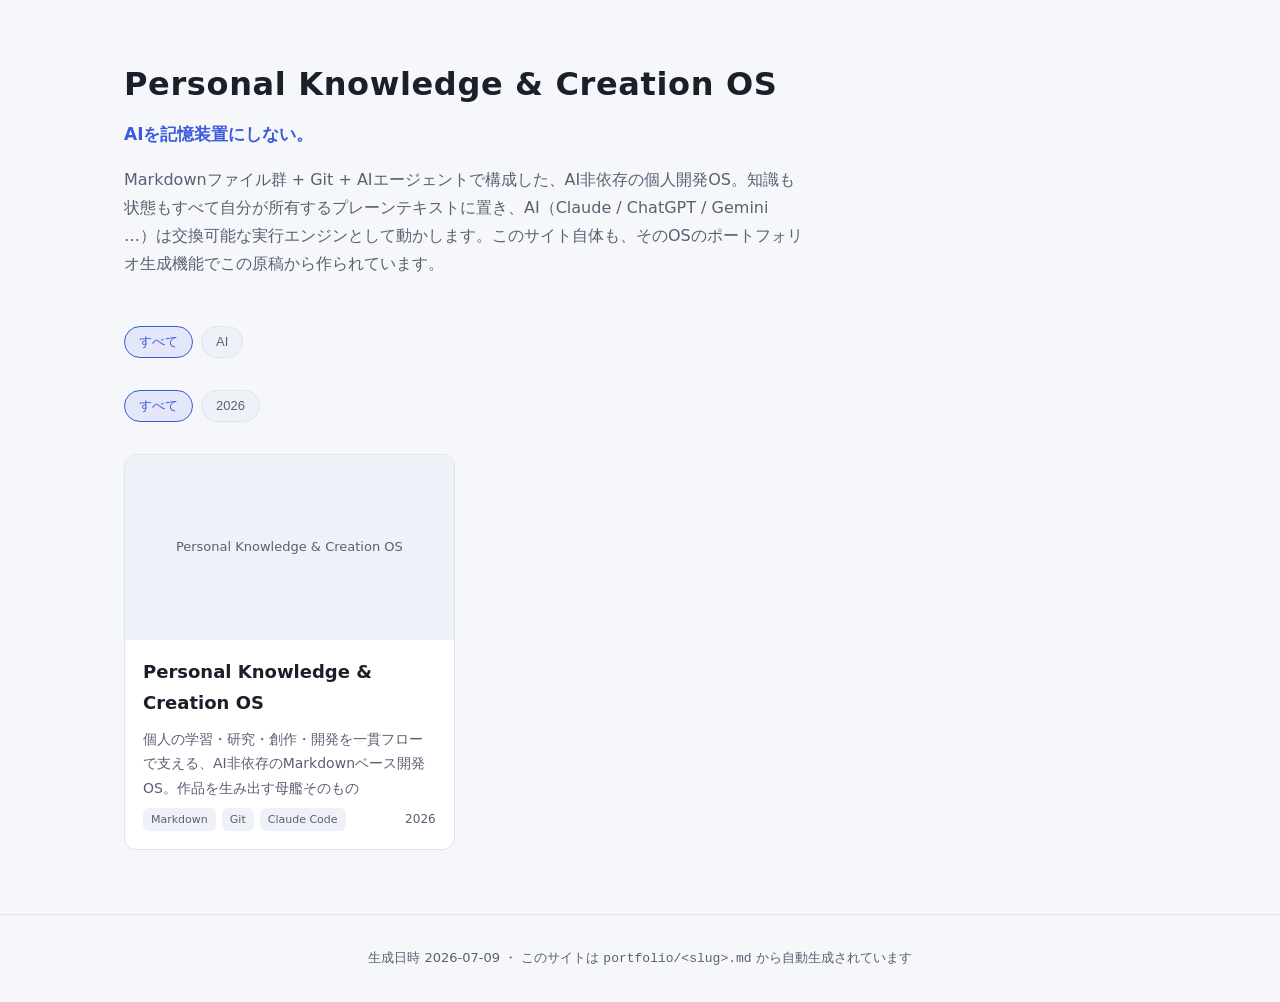
<file: index.html>
<!doctype html>
<html lang="ja">
<head>
<meta charset="utf-8">
<meta name="viewport" content="width=device-width, initial-scale=1">
<title>Personal Knowledge &amp; Creation OS</title>
<meta name="description" content="Markdownファイル群 + Git + AIエージェントで構成した、AI非依存の個人開発OS。知識も状態もすべて自分が所有するプレーンテキストに置き、AI（Claude / ChatGPT / Gemini …）は交換可能な実行エンジンとして動かします。このサイト自体も、そのOSのポートフォリオ生成機能でこの原稿から作られています。">
<link rel="stylesheet" href="assets/style.css">
<!-- このファイルは自動生成されます（dev-os/scripts/portfolio/generate.mjs）。直接編集しないこと。 -->
</head>
<body>
<header class="site-header">
  <div class="wrap">
    <h1>Personal Knowledge &amp; Creation OS</h1>
    <p class="tagline">AIを記憶装置にしない。</p>
    <p class="intro">Markdownファイル群 + Git + AIエージェントで構成した、AI非依存の個人開発OS。知識も状態もすべて自分が所有するプレーンテキストに置き、AI（Claude / ChatGPT / Gemini …）は交換可能な実行エンジンとして動かします。このサイト自体も、そのOSのポートフォリオ生成機能でこの原稿から作られています。</p>
  </div>
</header>

<main class="wrap">
  <div class="filters" id="category-filters" aria-label="カテゴリで絞り込み"></div>
  <div class="filters" id="year-filters" aria-label="年で絞り込み"></div>
  <div class="grid" id="grid"></div>
  <p class="empty" id="empty" hidden>該当する作品がありません。</p>
</main>

<footer class="site-footer">
  <div class="wrap">生成日時 2026-07-09 ・ このサイトは <code>portfolio/&lt;slug&gt;.md</code> から自動生成されています</div>
</footer>

<script>
// プロジェクトデータはビルド時にJS変数として埋め込む（fetch不要＝file://でもGitHub Pagesでも動く）。
// JSONは有効なJSオブジェクトリテラルなので、そのまま代入できる（application/jsonの島にしない＝構文チェックも通る）。
var PORTFOLIO_DATA = {"projects":[{"slug":"dev-os","title":"Personal Knowledge & Creation OS","description":"個人の学習・研究・創作・開発を一貫フローで支える、AI非依存のMarkdownベース開発OS。作品を生み出す母艦そのもの","year":2026,"status":"active","category":["ai"],"tech":["Markdown","Git","Claude Code","Obsidian","Node.js"],"form":"Markdown + Git + AIエージェント","url":"https://shimi-works.github.io/dev-os-showcase/","github":"","thumbnail":""}]};
(function () {
  "use strict";
  var CATEGORY_LABELS = {
    ai: "AI", education: "教育", reading: "読書", music: "音楽", creation: "創作"
  };
  var projects = (PORTFOLIO_DATA && PORTFOLIO_DATA.projects) || [];

  var state = { category: null, year: null };

  var grid = document.getElementById("grid");
  var emptyMsg = document.getElementById("empty");

  function uniqueSorted(values) {
    return Array.from(new Set(values)).sort();
  }

  function allCategories() {
    var cats = [];
    projects.forEach(function (p) { (p.category || []).forEach(function (c) { cats.push(c); }); });
    return uniqueSorted(cats);
  }

  function allYears() {
    return uniqueSorted(projects.map(function (p) { return p.year; })).reverse();
  }

  function buildChips(container, items, labelFn, key) {
    container.innerHTML = "";
    var all = document.createElement("button");
    all.className = "chip active";
    all.textContent = "すべて";
    all.addEventListener("click", function () { state[key] = null; syncChips(container, key); render(); });
    container.appendChild(all);
    items.forEach(function (item) {
      var chip = document.createElement("button");
      chip.className = "chip";
      chip.textContent = labelFn(item);
      chip.dataset.value = String(item);
      chip.addEventListener("click", function () {
        state[key] = (state[key] === item) ? null : item;
        syncChips(container, key);
        render();
      });
      container.appendChild(chip);
    });
  }

  function syncChips(container, key) {
    var chips = container.querySelectorAll(".chip");
    chips.forEach(function (chip) {
      var val = chip.dataset.value;
      var isAll = val === undefined;
      var active = isAll ? (state[key] === null) : (String(state[key]) === val);
      chip.classList.toggle("active", active);
    });
  }

  function matches(p) {
    if (state.category && !(p.category || []).includes(state.category)) return false;
    if (state.year && p.year !== state.year) return false;
    return true;
  }

  function cardHTML(p) {
    var thumb = p.thumbnail
      ? '<img src="' + escapeAttr(p.thumbnail) + '" alt="' + escapeAttr(p.title) + '">'
      : escapeHTML(p.title);
    var tags = (p.tech || []).slice(0, 3).map(function (t) {
      return '<span class="tag">' + escapeHTML(t) + '</span>';
    }).join("");
    return '' +
      '<article class="card">' +
        '<a class="card-link" href="p/' + escapeAttr(p.slug) + '.html">' +
          '<div class="thumb">' + thumb + '</div>' +
          '<div class="body">' +
            '<h2>' + escapeHTML(p.title) + '</h2>' +
            '<p class="desc">' + escapeHTML(p.description || "") + '</p>' +
            '<div class="meta">' + tags + '<span class="year">' + escapeHTML(String(p.year)) + '</span></div>' +
          '</div>' +
        '</a>' +
      '</article>';
  }

  function render() {
    var shown = projects.filter(matches);
    // 年の新しい順、同年ならタイトル順
    shown.sort(function (a, b) { return (b.year - a.year) || String(a.title).localeCompare(b.title, "ja"); });
    grid.innerHTML = shown.map(cardHTML).join("");
    emptyMsg.hidden = shown.length > 0;
  }

  function escapeHTML(s) {
    return String(s).replace(/[&<>]/g, function (c) {
      return { "&": "&amp;", "<": "&lt;", ">": "&gt;" }[c];
    });
  }
  function escapeAttr(s) {
    return escapeHTML(s).replace(/"/g, "&quot;");
  }

  buildChips(document.getElementById("category-filters"), allCategories(),
    function (c) { return CATEGORY_LABELS[c] || c; }, "category");
  buildChips(document.getElementById("year-filters"), allYears(),
    function (y) { return String(y); }, "year");
  render();
})();
</script>
</body>
</html>
</file>
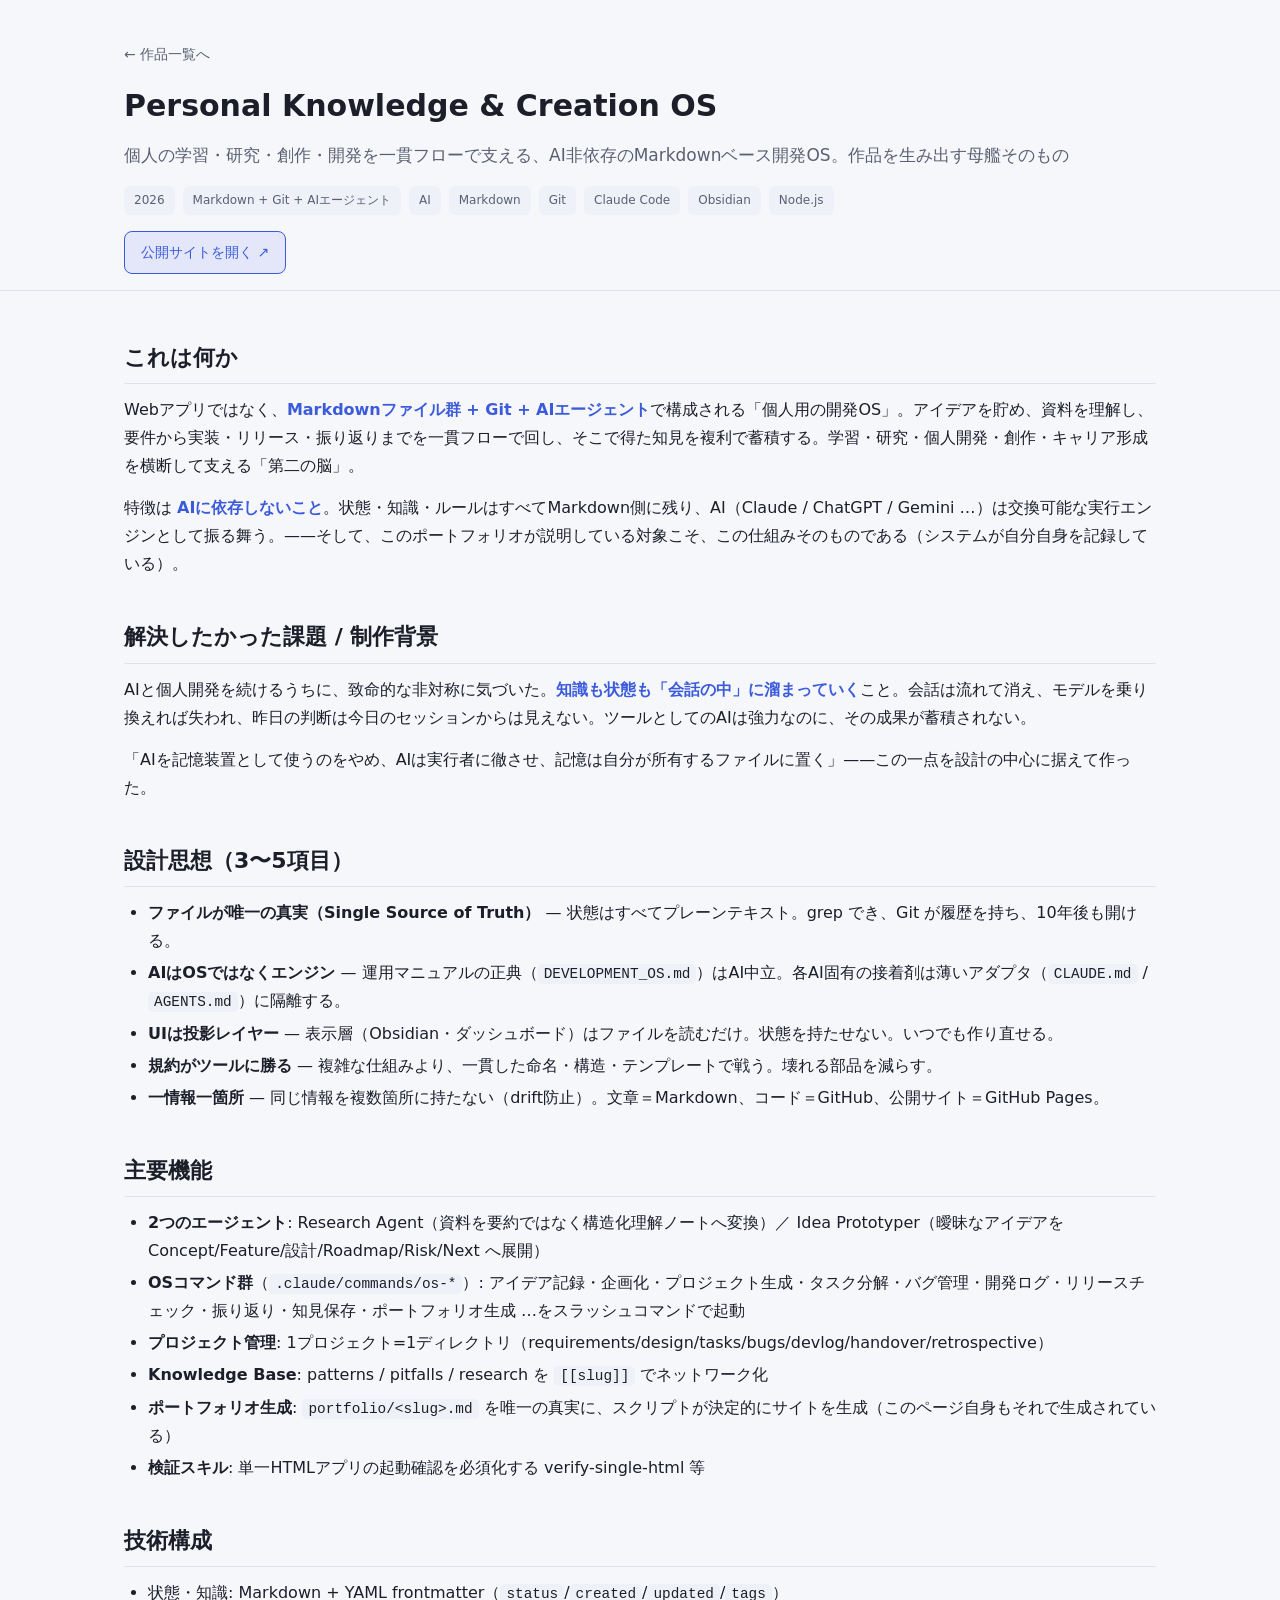
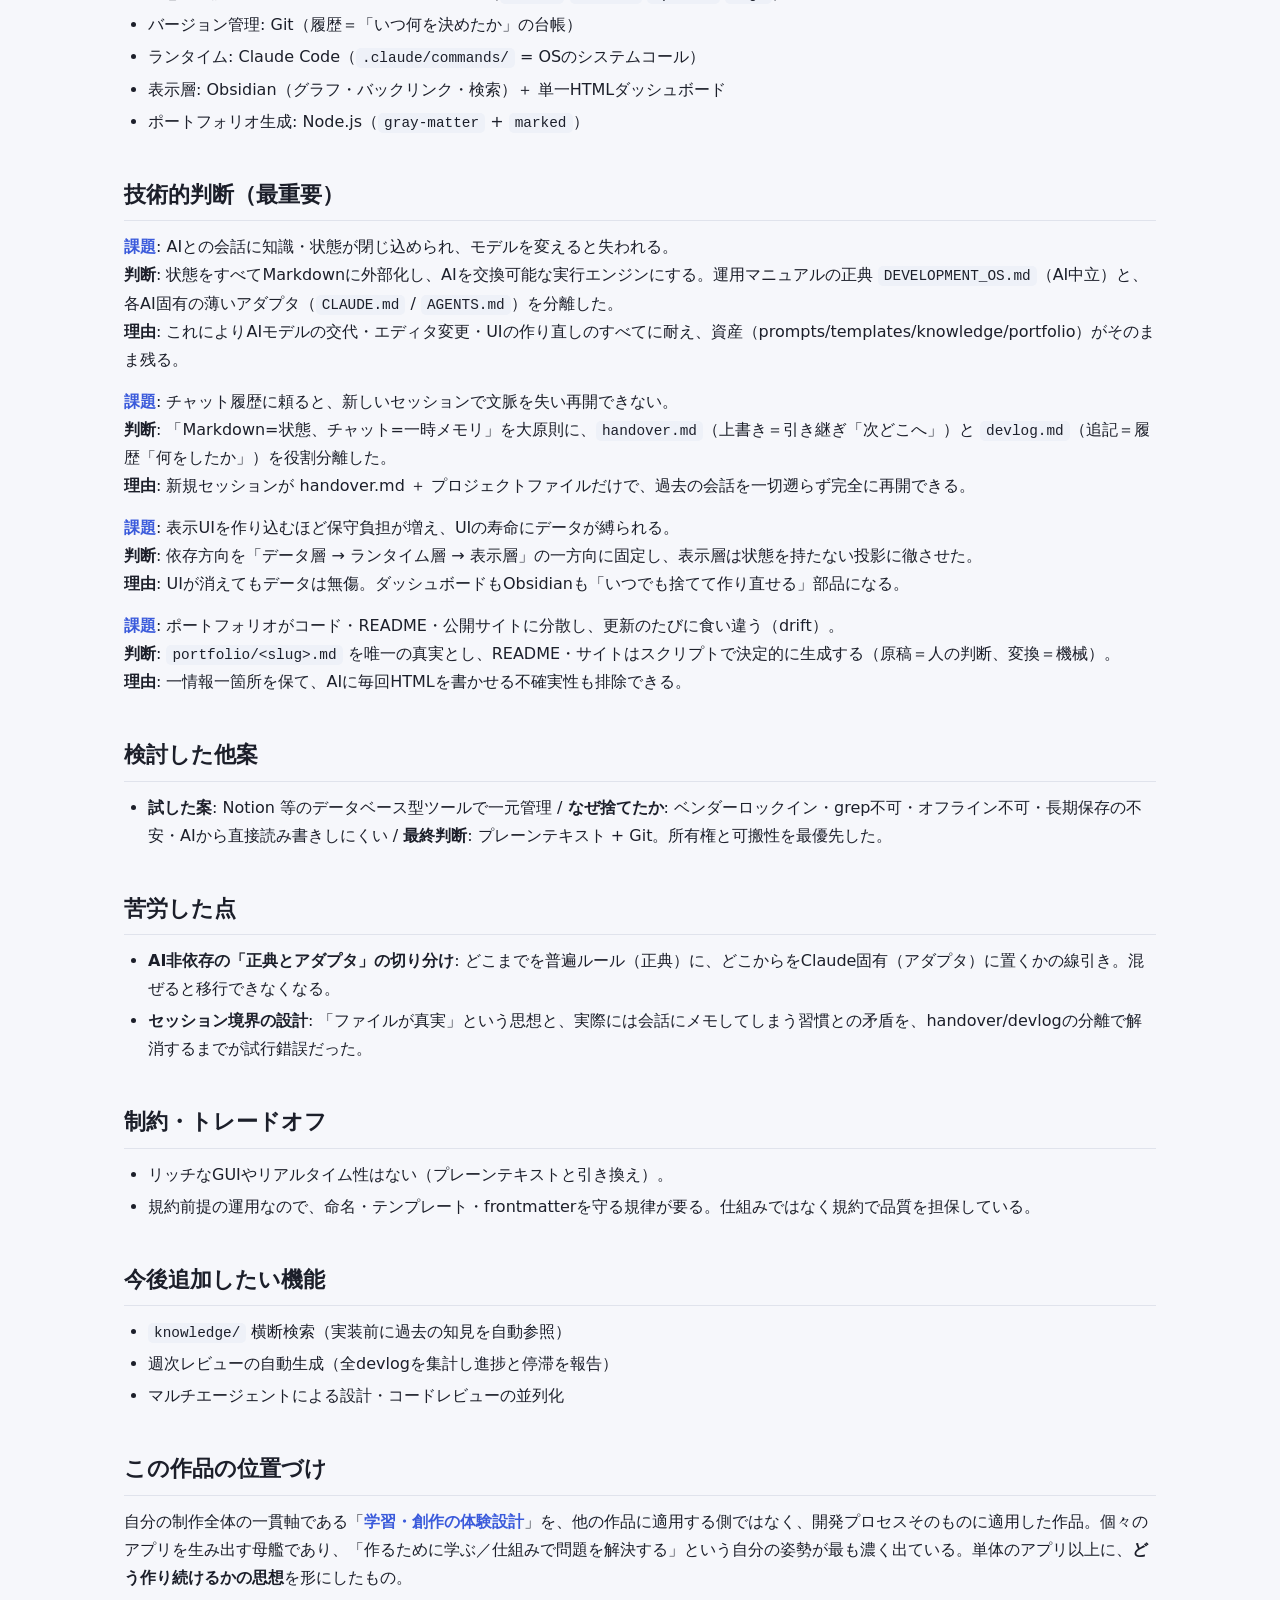
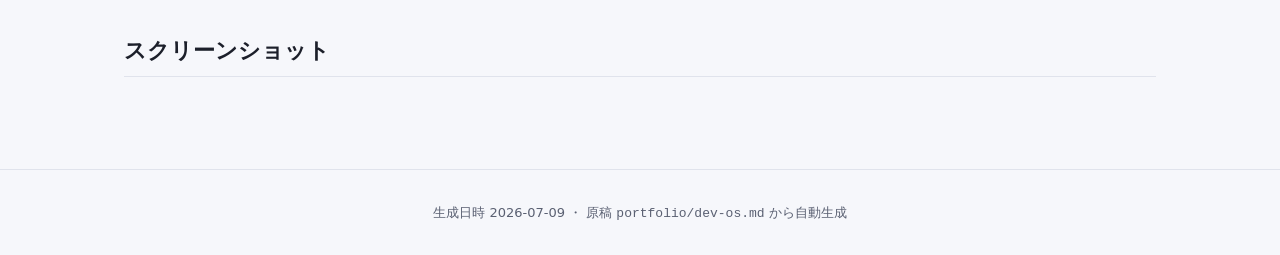
<file: p/dev-os.html>
<!doctype html>
<html lang="ja">
<head>
<meta charset="utf-8">
<meta name="viewport" content="width=device-width, initial-scale=1">
<title>Personal Knowledge &amp; Creation OS — ポートフォリオ</title>
<meta name="description" content="個人の学習・研究・創作・開発を一貫フローで支える、AI非依存のMarkdownベース開発OS。作品を生み出す母艦そのもの">
<link rel="stylesheet" href="../assets/style.css">
<!-- このファイルは自動生成されます（dev-os/scripts/portfolio/generate.mjs）。直接編集しないこと。原稿は portfolio/dev-os.md。 -->
</head>
<body>
<header class="detail-header">
  <div class="wrap">
    <a class="back" href="../index.html">← 作品一覧へ</a>
    <h1>Personal Knowledge &amp; Creation OS</h1>
    <p class="desc">個人の学習・研究・創作・開発を一貫フローで支える、AI非依存のMarkdownベース開発OS。作品を生み出す母艦そのもの</p>
    <div class="detail-meta"><span class="tag">2026</span>
      <span class="tag">Markdown + Git + AIエージェント</span>
      <span class="tag">AI</span>
      <span class="tag">Markdown</span>
      <span class="tag">Git</span>
      <span class="tag">Claude Code</span>
      <span class="tag">Obsidian</span>
      <span class="tag">Node.js</span></div>
    <div class="links"><a class="btn primary" href="https://shimi-works.github.io/dev-os-showcase/" target="_blank" rel="noopener">公開サイトを開く ↗</a></div>
  </div>
</header>

<main class="wrap">
  <article class="article">
<h2>これは何か</h2>
<p>Webアプリではなく、<strong>Markdownファイル群 + Git + AIエージェント</strong>で構成される「個人用の開発OS」。アイデアを貯め、資料を理解し、要件から実装・リリース・振り返りまでを一貫フローで回し、そこで得た知見を複利で蓄積する。学習・研究・個人開発・創作・キャリア形成を横断して支える「第二の脳」。</p>
<p>特徴は <strong>AIに依存しないこと</strong>。状態・知識・ルールはすべてMarkdown側に残り、AI（Claude / ChatGPT / Gemini …）は交換可能な実行エンジンとして振る舞う。——そして、このポートフォリオが説明している対象こそ、この仕組みそのものである（システムが自分自身を記録している）。</p>
<h2>解決したかった課題 / 制作背景</h2>
<p>AIと個人開発を続けるうちに、致命的な非対称に気づいた。<strong>知識も状態も「会話の中」に溜まっていく</strong>こと。会話は流れて消え、モデルを乗り換えれば失われ、昨日の判断は今日のセッションからは見えない。ツールとしてのAIは強力なのに、その成果が蓄積されない。</p>
<p>「AIを記憶装置として使うのをやめ、AIは実行者に徹させ、記憶は自分が所有するファイルに置く」——この一点を設計の中心に据えて作った。</p>
<h2>設計思想（3〜5項目）</h2>
<ul>
<li><strong>ファイルが唯一の真実（Single Source of Truth）</strong> — 状態はすべてプレーンテキスト。grep でき、Git が履歴を持ち、10年後も開ける。</li>
<li><strong>AIはOSではなくエンジン</strong> — 運用マニュアルの正典（<code>DEVELOPMENT_OS.md</code>）はAI中立。各AI固有の接着剤は薄いアダプタ（<code>CLAUDE.md</code> / <code>AGENTS.md</code>）に隔離する。</li>
<li><strong>UIは投影レイヤー</strong> — 表示層（Obsidian・ダッシュボード）はファイルを読むだけ。状態を持たせない。いつでも作り直せる。</li>
<li><strong>規約がツールに勝る</strong> — 複雑な仕組みより、一貫した命名・構造・テンプレートで戦う。壊れる部品を減らす。</li>
<li><strong>一情報一箇所</strong> — 同じ情報を複数箇所に持たない（drift防止）。文章＝Markdown、コード＝GitHub、公開サイト＝GitHub Pages。</li>
</ul>
<h2>主要機能</h2>
<ul>
<li><strong>2つのエージェント</strong>: Research Agent（資料を要約ではなく構造化理解ノートへ変換）／ Idea Prototyper（曖昧なアイデアを Concept/Feature/設計/Roadmap/Risk/Next へ展開）</li>
<li><strong>OSコマンド群</strong>（<code>.claude/commands/os-*</code>）: アイデア記録・企画化・プロジェクト生成・タスク分解・バグ管理・開発ログ・リリースチェック・振り返り・知見保存・ポートフォリオ生成 …をスラッシュコマンドで起動</li>
<li><strong>プロジェクト管理</strong>: 1プロジェクト=1ディレクトリ（requirements/design/tasks/bugs/devlog/handover/retrospective）</li>
<li><strong>Knowledge Base</strong>: patterns / pitfalls / research を <code>[[slug]]</code> でネットワーク化</li>
<li><strong>ポートフォリオ生成</strong>: <code>portfolio/&lt;slug&gt;.md</code> を唯一の真実に、スクリプトが決定的にサイトを生成（このページ自身もそれで生成されている）</li>
<li><strong>検証スキル</strong>: 単一HTMLアプリの起動確認を必須化する verify-single-html 等</li>
</ul>
<h2>技術構成</h2>
<ul>
<li>状態・知識: Markdown + YAML frontmatter（<code>status</code>/<code>created</code>/<code>updated</code>/<code>tags</code>）</li>
<li>バージョン管理: Git（履歴＝「いつ何を決めたか」の台帳）</li>
<li>ランタイム: Claude Code（<code>.claude/commands/</code> = OSのシステムコール）</li>
<li>表示層: Obsidian（グラフ・バックリンク・検索）＋ 単一HTMLダッシュボード</li>
<li>ポートフォリオ生成: Node.js（<code>gray-matter</code> + <code>marked</code>）</li>
</ul>
<h2>技術的判断（最重要）</h2>
<p><strong>課題</strong>: AIとの会話に知識・状態が閉じ込められ、モデルを変えると失われる。<br><strong>判断</strong>: 状態をすべてMarkdownに外部化し、AIを交換可能な実行エンジンにする。運用マニュアルの正典 <code>DEVELOPMENT_OS.md</code>（AI中立）と、各AI固有の薄いアダプタ（<code>CLAUDE.md</code> / <code>AGENTS.md</code>）を分離した。<br><strong>理由</strong>: これによりAIモデルの交代・エディタ変更・UIの作り直しのすべてに耐え、資産（prompts/templates/knowledge/portfolio）がそのまま残る。</p>
<p><strong>課題</strong>: チャット履歴に頼ると、新しいセッションで文脈を失い再開できない。<br><strong>判断</strong>: 「Markdown=状態、チャット=一時メモリ」を大原則に、<code>handover.md</code>（上書き＝引き継ぎ「次どこへ」）と <code>devlog.md</code>（追記＝履歴「何をしたか」）を役割分離した。<br><strong>理由</strong>: 新規セッションが handover.md ＋ プロジェクトファイルだけで、過去の会話を一切遡らず完全に再開できる。</p>
<p><strong>課題</strong>: 表示UIを作り込むほど保守負担が増え、UIの寿命にデータが縛られる。<br><strong>判断</strong>: 依存方向を「データ層 → ランタイム層 → 表示層」の一方向に固定し、表示層は状態を持たない投影に徹させた。<br><strong>理由</strong>: UIが消えてもデータは無傷。ダッシュボードもObsidianも「いつでも捨てて作り直せる」部品になる。</p>
<p><strong>課題</strong>: ポートフォリオがコード・README・公開サイトに分散し、更新のたびに食い違う（drift）。<br><strong>判断</strong>: <code>portfolio/&lt;slug&gt;.md</code> を唯一の真実とし、README・サイトはスクリプトで決定的に生成する（原稿＝人の判断、変換＝機械）。<br><strong>理由</strong>: 一情報一箇所を保て、AIに毎回HTMLを書かせる不確実性も排除できる。</p>
<h2>検討した他案</h2>
<ul>
<li><strong>試した案</strong>: Notion 等のデータベース型ツールで一元管理 / <strong>なぜ捨てたか</strong>: ベンダーロックイン・grep不可・オフライン不可・長期保存の不安・AIから直接読み書きしにくい / <strong>最終判断</strong>: プレーンテキスト + Git。所有権と可搬性を最優先した。</li>
</ul>
<h2>苦労した点</h2>
<ul>
<li><strong>AI非依存の「正典とアダプタ」の切り分け</strong>: どこまでを普遍ルール（正典）に、どこからをClaude固有（アダプタ）に置くかの線引き。混ぜると移行できなくなる。</li>
<li><strong>セッション境界の設計</strong>: 「ファイルが真実」という思想と、実際には会話にメモしてしまう習慣との矛盾を、handover/devlogの分離で解消するまでが試行錯誤だった。</li>
</ul>
<h2>制約・トレードオフ</h2>
<ul>
<li>リッチなGUIやリアルタイム性はない（プレーンテキストと引き換え）。</li>
<li>規約前提の運用なので、命名・テンプレート・frontmatterを守る規律が要る。仕組みではなく規約で品質を担保している。</li>
</ul>
<h2>今後追加したい機能</h2>
<ul>
<li><code>knowledge/</code> 横断検索（実装前に過去の知見を自動参照）</li>
<li>週次レビューの自動生成（全devlogを集計し進捗と停滞を報告）</li>
<li>マルチエージェントによる設計・コードレビューの並列化</li>
</ul>
<h2>この作品の位置づけ</h2>
<p>自分の制作全体の一貫軸である「<strong>学習・創作の体験設計</strong>」を、他の作品に適用する側ではなく、開発プロセスそのものに適用した作品。個々のアプリを生み出す母艦であり、「作るために学ぶ／仕組みで問題を解決する」という自分の姿勢が最も濃く出ている。単体のアプリ以上に、<strong>どう作り続けるかの思想</strong>を形にしたもの。</p>
<h2>スクリーンショット</h2>
<!-- assets/dev-os-*.png（ダッシュボード・Obsidianグラフ・ディレクトリ構成など）を後で配置 -->

  </article>
</main>

<footer class="site-footer">
  <div class="wrap">生成日時 2026-07-09 ・ 原稿 <code>portfolio/dev-os.md</code> から自動生成</div>
</footer>
</body>
</html>
</file>
<file: assets/style.css>
/* ポートフォリオ中央サイト 共通スタイル（唯一のデザイン置き場）
   デザイン変更はこのファイルを直して generate.mjs で全ページ再生成する。
   ダークテーマ基本 / ライトも対応 / 8pxグリッド。 */

:root {
  --bg: #12141a;
  --bg-elev: #1a1d26;
  --bg-hover: #222634;
  --border: #2b2f3d;
  --text: #e6e8ef;
  --text-dim: #a2a7b8;
  --accent: #7aa2f7;
  --accent-soft: rgba(122, 162, 247, 0.14);
  --chip: #232838;
  --shadow: 0 4px 20px rgba(0, 0, 0, 0.35);
  --radius: 12px;
  --gap: 8px;
  --maxw: 1080px;
}

@media (prefers-color-scheme: light) {
  :root {
    --bg: #f6f7fb;
    --bg-elev: #ffffff;
    --bg-hover: #eef1f8;
    --border: #e0e3ec;
    --text: #1c1f2a;
    --text-dim: #5a6072;
    --accent: #3b5bdb;
    --accent-soft: rgba(59, 91, 219, 0.10);
    --chip: #eef1f8;
    --shadow: 0 4px 20px rgba(0, 0, 0, 0.08);
  }
}

* { box-sizing: border-box; }

body {
  margin: 0;
  font-family: -apple-system, "Hiragino Kaku Gothic ProN", "Yu Gothic UI", "Meiryo", system-ui, sans-serif;
  background: var(--bg);
  color: var(--text);
  line-height: 1.75;
  -webkit-font-smoothing: antialiased;
}

a { color: var(--accent); text-decoration: none; }
a:hover { text-decoration: underline; }

.wrap { max-width: var(--maxw); margin: 0 auto; padding: 0 24px; }

/* ---- ヘッダー ---- */
.site-header { padding: 56px 0 24px; }
.site-header h1 { margin: 0 0 8px; font-size: 32px; letter-spacing: 0.02em; }
.site-header .tagline { margin: 0 0 16px; color: var(--accent); font-size: 17px; font-weight: 600; }
.site-header .intro { margin: 0; color: var(--text-dim); max-width: 680px; }

/* ---- フィルタ ---- */
.filters { display: flex; flex-wrap: wrap; gap: var(--gap); padding: 24px 0 8px; }
.chip {
  border: 1px solid var(--border);
  background: var(--chip);
  color: var(--text-dim);
  padding: 6px 14px;
  border-radius: 999px;
  font-size: 13px;
  cursor: pointer;
  transition: all 180ms ease;
  user-select: none;
}
.chip:hover { background: var(--bg-hover); color: var(--text); }
.chip.active { background: var(--accent-soft); border-color: var(--accent); color: var(--accent); }

/* ---- カードグリッド ---- */
.grid {
  display: grid;
  grid-template-columns: repeat(auto-fill, minmax(280px, 1fr));
  gap: 20px;
  padding: 24px 0 64px;
}
.card {
  display: flex;
  flex-direction: column;
  background: var(--bg-elev);
  border: 1px solid var(--border);
  border-radius: var(--radius);
  overflow: hidden;
  transition: transform 200ms ease, box-shadow 200ms ease, border-color 200ms ease;
}
.card:hover { transform: translateY(-3px); box-shadow: var(--shadow); border-color: var(--accent); }
.card a.card-link { color: inherit; text-decoration: none; display: flex; flex-direction: column; height: 100%; }
.card .thumb {
  aspect-ratio: 16 / 9;
  background: linear-gradient(135deg, var(--bg-hover), var(--chip));
  display: flex; align-items: center; justify-content: center;
  color: var(--text-dim); font-size: 13px;
}
.card .thumb img { width: 100%; height: 100%; object-fit: cover; }
.card .body { padding: 16px 18px 18px; display: flex; flex-direction: column; gap: 8px; flex: 1; }
.card .body h2 { margin: 0; font-size: 18px; }
.card .body .desc { margin: 0; color: var(--text-dim); font-size: 14px; flex: 1; }
.card .meta { display: flex; flex-wrap: wrap; gap: 6px; align-items: center; }
.card .meta .tag { font-size: 11px; color: var(--text-dim); background: var(--chip); padding: 2px 8px; border-radius: 6px; }
.card .meta .year { font-size: 12px; color: var(--text-dim); margin-left: auto; }

.empty { padding: 48px 0; color: var(--text-dim); text-align: center; }

/* ---- 詳細ページ ---- */
.detail-header { padding: 40px 0 8px; border-bottom: 1px solid var(--border); }
.back { font-size: 14px; color: var(--text-dim); }
.detail-header h1 { margin: 12px 0 8px; font-size: 30px; }
.detail-header .desc { margin: 0 0 16px; color: var(--text-dim); font-size: 17px; }
.detail-meta { display: flex; flex-wrap: wrap; gap: 8px; align-items: center; margin-bottom: 16px; }
.detail-meta .tag { font-size: 12px; color: var(--text-dim); background: var(--chip); padding: 4px 10px; border-radius: 6px; }
.links { display: flex; gap: 12px; flex-wrap: wrap; margin-bottom: 8px; }
.btn {
  display: inline-flex; align-items: center; gap: 6px;
  border: 1px solid var(--border); background: var(--bg-elev);
  color: var(--text); padding: 8px 16px; border-radius: 8px;
  font-size: 14px; transition: all 180ms ease;
}
.btn:hover { background: var(--bg-hover); border-color: var(--accent); text-decoration: none; }
.btn.primary { background: var(--accent-soft); border-color: var(--accent); color: var(--accent); }

.article { padding: 8px 0 80px; }
.article h2 { margin: 40px 0 12px; font-size: 22px; padding-bottom: 6px; border-bottom: 1px solid var(--border); }
.article h3 { margin: 28px 0 8px; font-size: 17px; }
.article p { margin: 0 0 14px; }
.article ul, .article ol { margin: 0 0 14px; padding-left: 24px; }
.article li { margin: 4px 0; }
.article strong { color: var(--text); }
.article code {
  background: var(--chip); padding: 2px 6px; border-radius: 5px;
  font-family: "Cascadia Code", Consolas, monospace; font-size: 0.9em;
}
.article blockquote {
  margin: 0 0 16px; padding: 8px 16px;
  border-left: 3px solid var(--accent); background: var(--bg-elev);
  color: var(--text-dim); border-radius: 0 8px 8px 0;
}
.article img { max-width: 100%; border-radius: 8px; }

/* 技術的判断ブロックを目立たせる（課題→判断→理由の連続 strong 段落） */
.article p strong:first-child { color: var(--accent); }

.site-footer { padding: 32px 0; border-top: 1px solid var(--border); color: var(--text-dim); font-size: 13px; text-align: center; }
</file>
